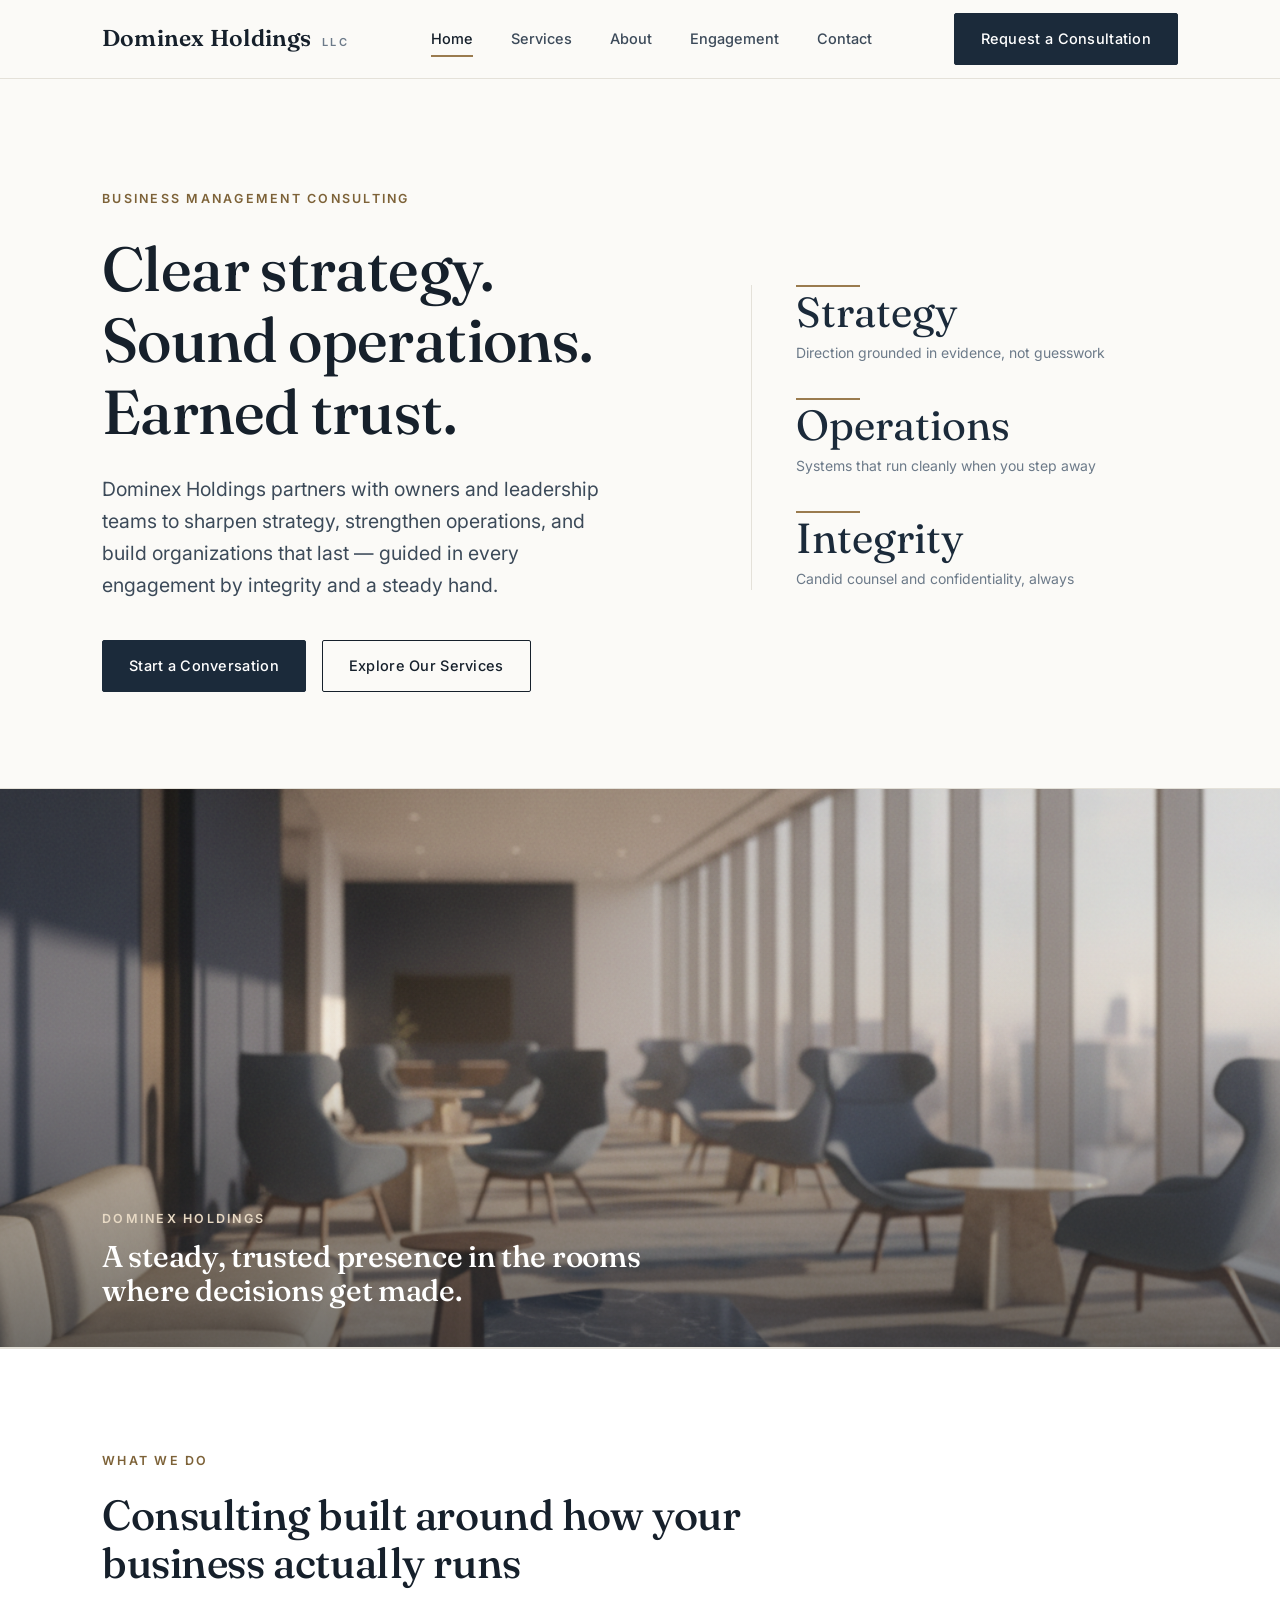
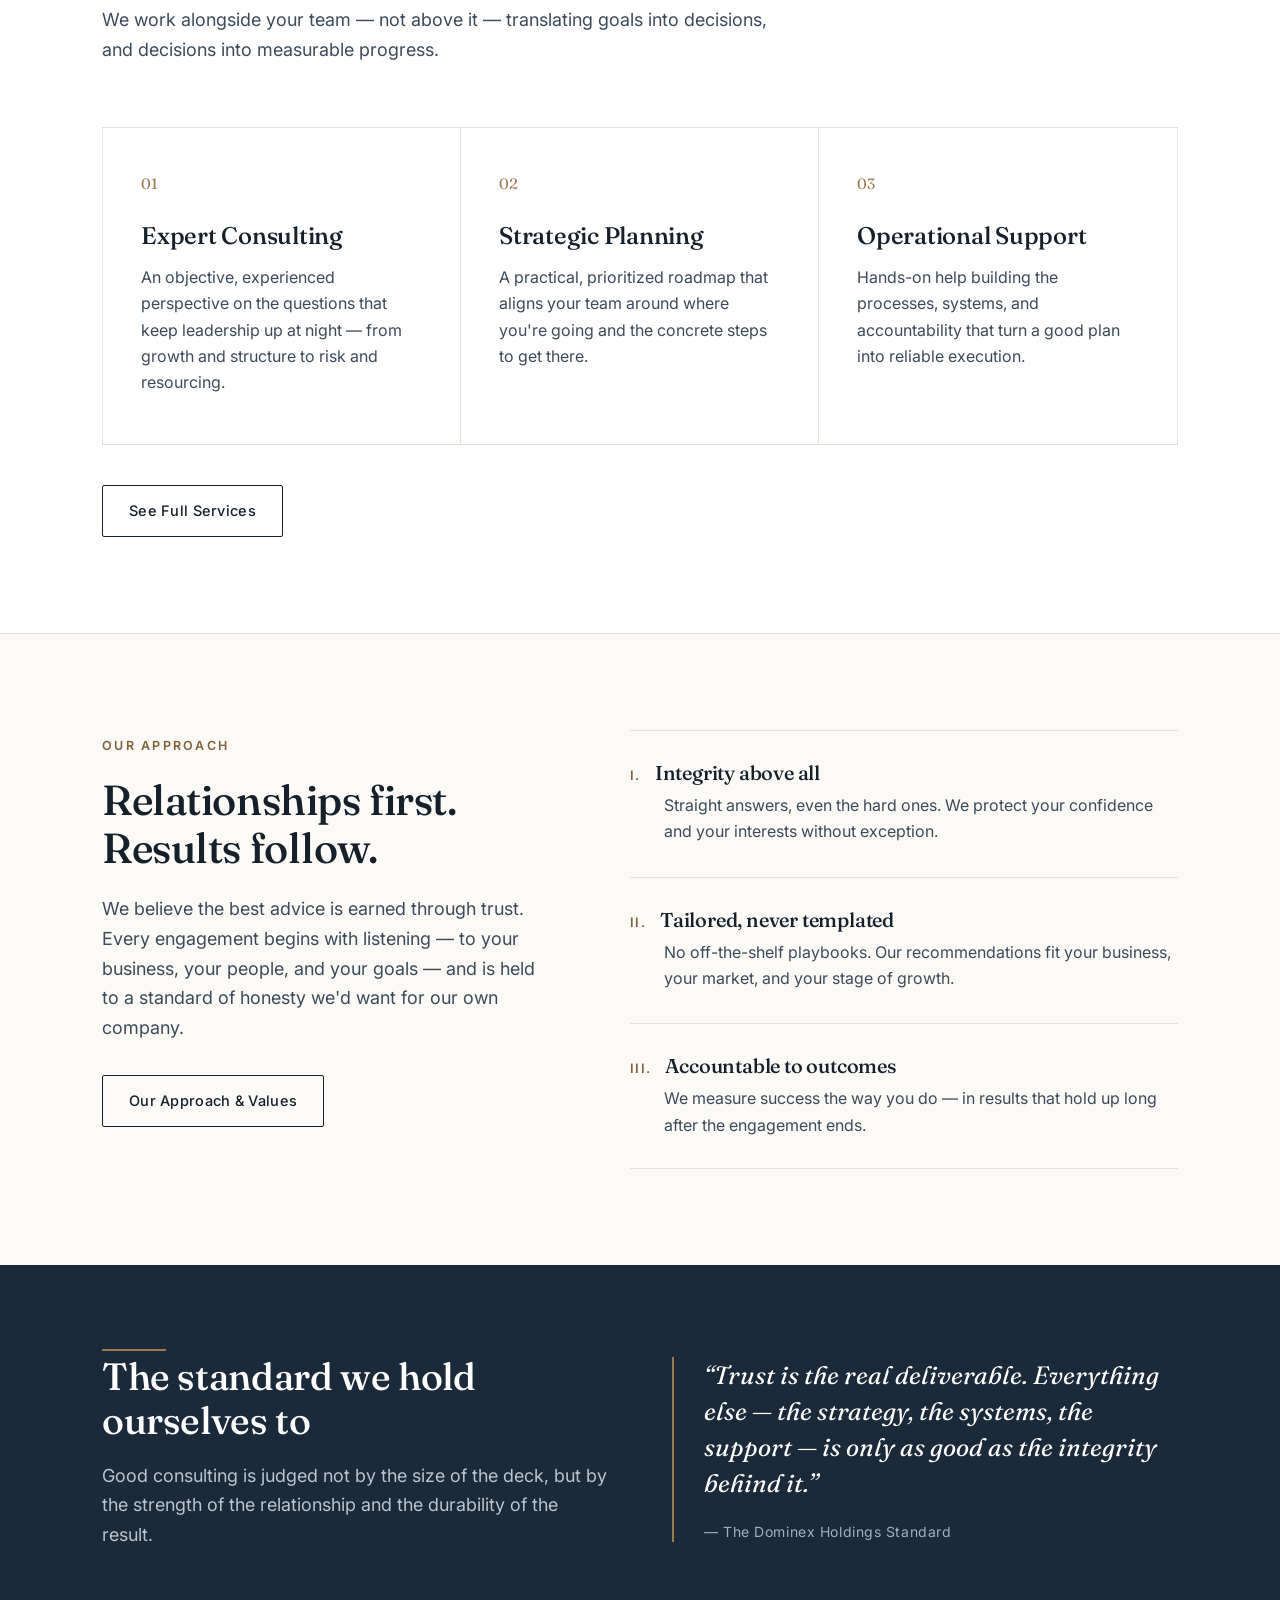
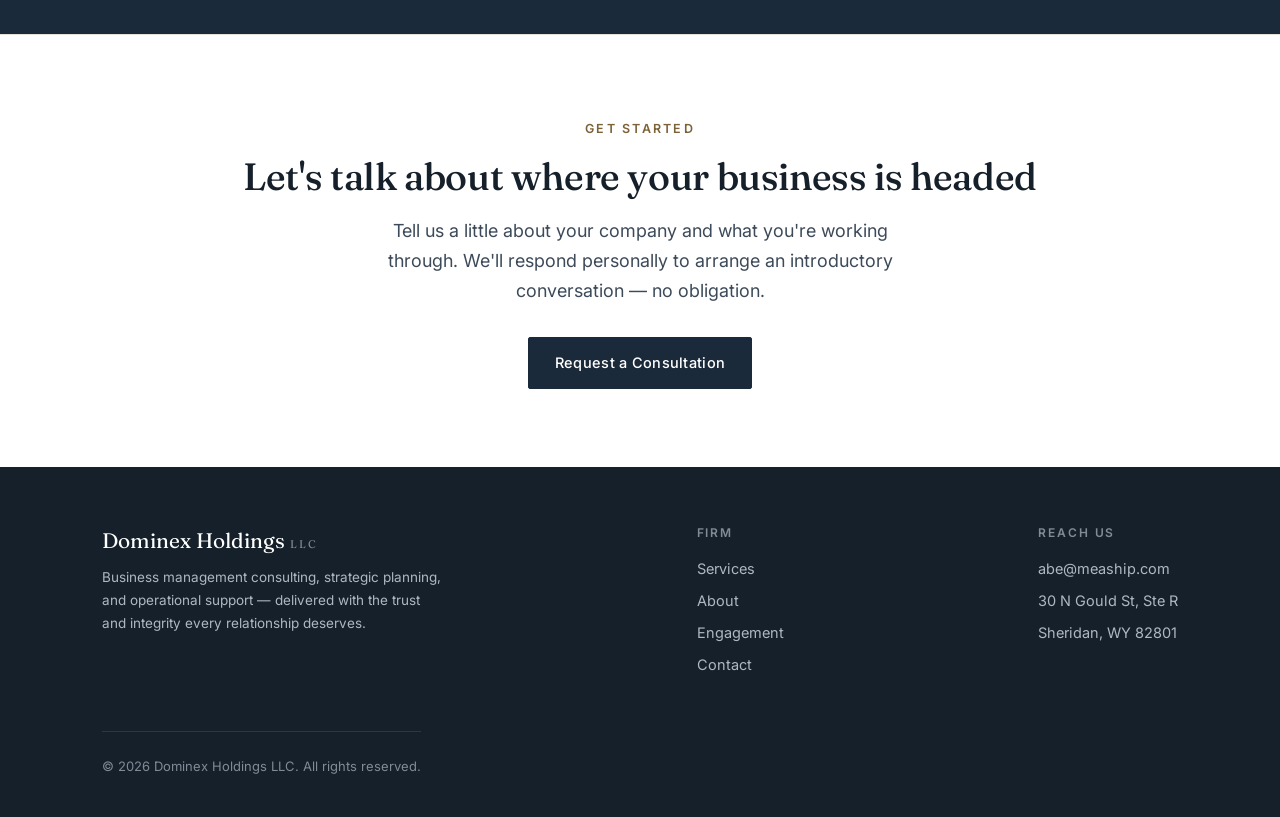
<file: index.html>
<!DOCTYPE html>
<html lang="en">
<head>
<meta charset="UTF-8" />
<meta name="viewport" content="width=device-width, initial-scale=1.0" />
<title>Dominex Holdings LLC — Business Management Consulting</title>
<meta name="description" content="Dominex Holdings LLC provides expert business management consulting, strategic planning, and operational support — built on a foundation of trust and integrity." />
<meta property="og:type" content="website" />
<meta property="og:site_name" content="Dominex Holdings LLC" />
<meta property="og:title" content="Dominex Holdings LLC — Business Management Consulting" />
<meta property="og:description" content="Dominex Holdings LLC provides expert business management consulting, strategic planning, and operational support — built on a foundation of trust and integrity." />
<meta property="og:url" content="https://dominex-holdings.vercel.app/" />
<meta property="og:image" content="https://dominex-holdings.vercel.app/og.jpg" />
<meta property="og:image:width" content="1200" />
<meta property="og:image:height" content="630" />
<meta name="twitter:card" content="summary_large_image" />
<meta name="twitter:title" content="Dominex Holdings LLC — Business Management Consulting" />
<meta name="twitter:description" content="Dominex Holdings LLC provides expert business management consulting, strategic planning, and operational support — built on a foundation of trust and integrity." />
<meta name="twitter:image" content="https://dominex-holdings.vercel.app/og.jpg" />
<link rel="canonical" href="https://dominex-holdings.vercel.app/" />
<link rel="preconnect" href="https://fonts.googleapis.com" />
<link rel="preconnect" href="https://fonts.gstatic.com" crossorigin />
<link href="https://fonts.googleapis.com/css2?family=Fraunces:opsz,wght@9..144,400;9..144,500;9..144,600&family=Inter:wght@400;500;600&display=swap" rel="stylesheet" />
<link rel="icon" type="image/svg+xml" href="favicon.svg" />
<link rel="stylesheet" href="styles.css" />
</head>
<body>

<header>
  <div class="wrap nav">
    <a href="index.html" class="brand">
      <span class="mark">Dominex Holdings</span>
      <span class="llc">LLC</span>
    </a>
    <nav class="links">
      <a href="index.html" class="active">Home</a>
      <a href="services.html">Services</a>
      <a href="about.html">About</a>
      <a href="process.html">Engagement</a>
      <a href="contact.html">Contact</a>
    </nav>
    <a href="contact.html" class="btn">Request a Consultation</a>
    <button class="menu-toggle" aria-label="Menu">☰</button>
  </div>
</header>

<!-- HERO -->
<section class="hero">
  <div class="wrap">
    <div>
      <span class="eyebrow">Business Management Consulting</span>
      <h1>Clear strategy.<br />Sound operations.<br />Earned trust.</h1>
      <p class="lead">Dominex Holdings partners with owners and leadership teams to sharpen strategy, strengthen operations, and build organizations that last — guided in every engagement by integrity and a steady hand.</p>
      <div class="hero-cta">
        <a href="contact.html" class="btn">Start a Conversation</a>
        <a href="services.html" class="btn ghost">Explore Our Services</a>
      </div>
    </div>
    <aside class="hero-aside">
      <div class="stat">
        <div class="rule"></div>
        <div class="num">Strategy</div>
        <div class="lbl">Direction grounded in evidence, not guesswork</div>
      </div>
      <div class="stat">
        <div class="rule"></div>
        <div class="num">Operations</div>
        <div class="lbl">Systems that run cleanly when you step away</div>
      </div>
      <div class="stat">
        <div class="rule"></div>
        <div class="num">Integrity</div>
        <div class="lbl">Candid counsel and confidentiality, always</div>
      </div>
    </aside>
  </div>
</section>

<!-- IMAGE BAND -->
<div class="imgband tint">
  <img src="hero.jpg" alt="The interior of a calm, modern advisory office" />
  <div class="caption">
    <div class="wrap">
      <span class="eyebrow">Dominex Holdings</span>
      <h3>A steady, trusted presence in the rooms where decisions get made.</h3>
    </div>
  </div>
</div>

<!-- SERVICES TEASER -->
<section class="bg-white">
  <div class="wrap">
    <div class="section-head">
      <span class="eyebrow">What We Do</span>
      <h2>Consulting built around how your business actually runs</h2>
      <p>We work alongside your team — not above it — translating goals into decisions, and decisions into measurable progress.</p>
    </div>
  </div>
  <div class="wrap">
    <div class="grid3" style="border:1px solid var(--line)">
      <div class="svc">
        <div class="ix">01</div>
        <h3>Expert Consulting</h3>
        <p>An objective, experienced perspective on the questions that keep leadership up at night — from growth and structure to risk and resourcing.</p>
      </div>
      <div class="svc">
        <div class="ix">02</div>
        <h3>Strategic Planning</h3>
        <p>A practical, prioritized roadmap that aligns your team around where you're going and the concrete steps to get there.</p>
      </div>
      <div class="svc">
        <div class="ix">03</div>
        <h3>Operational Support</h3>
        <p>Hands-on help building the processes, systems, and accountability that turn a good plan into reliable execution.</p>
      </div>
    </div>
    <div style="margin-top:40px"><a href="services.html" class="btn ghost">See Full Services</a></div>
  </div>
</section>

<!-- APPROACH TEASER -->
<section>
  <div class="wrap split">
    <div>
      <span class="eyebrow">Our Approach</span>
      <h2 style="font-size:42px;margin:18px 0 22px">Relationships first.<br />Results follow.</h2>
      <p style="font-size:18px;color:var(--ink-soft)">We believe the best advice is earned through trust. Every engagement begins with listening — to your business, your people, and your goals — and is held to a standard of honesty we'd want for our own company.</p>
      <a href="about.html" class="btn ghost" style="margin-top:32px">Our Approach &amp; Values</a>
    </div>
    <div class="values">
      <div class="value">
        <h4><span class="vix">I.</span> Integrity above all</h4>
        <p>Straight answers, even the hard ones. We protect your confidence and your interests without exception.</p>
      </div>
      <div class="value">
        <h4><span class="vix">II.</span> Tailored, never templated</h4>
        <p>No off-the-shelf playbooks. Our recommendations fit your business, your market, and your stage of growth.</p>
      </div>
      <div class="value">
        <h4><span class="vix">III.</span> Accountable to outcomes</h4>
        <p>We measure success the way you do — in results that hold up long after the engagement ends.</p>
      </div>
    </div>
  </div>
</section>

<!-- STRIP -->
<div class="strip">
  <div class="wrap">
    <div>
      <div class="rule"></div>
      <h2>The standard we hold ourselves to</h2>
      <p>Good consulting is judged not by the size of the deck, but by the strength of the relationship and the durability of the result.</p>
    </div>
    <blockquote>
      “Trust is the real deliverable. Everything else — the strategy, the systems, the support — is only as good as the integrity behind it.”
      <cite>— The Dominex Holdings Standard</cite>
    </blockquote>
  </div>
</div>

<!-- CTA -->
<div class="cta-band">
  <div class="wrap">
    <span class="eyebrow">Get Started</span>
    <h2 style="margin-top:14px">Let's talk about where your business is headed</h2>
    <p>Tell us a little about your company and what you're working through. We'll respond personally to arrange an introductory conversation — no obligation.</p>
    <a href="contact.html" class="btn">Request a Consultation</a>
  </div>
</div>

<footer>
  <div class="wrap">
    <div>
      <div class="mark">Dominex Holdings <span style="font-size:11px;letter-spacing:.2em;color:#7f8b97">LLC</span></div>
      <p class="fnote">Business management consulting, strategic planning, and operational support — delivered with the trust and integrity every relationship deserves.</p>
    </div>
    <div class="fcol">
      <h5>Firm</h5>
      <a href="services.html">Services</a>
      <a href="about.html">About</a>
      <a href="process.html">Engagement</a>
      <a href="contact.html">Contact</a>
    </div>
    <div class="fcol">
      <h5>Reach Us</h5>
      <a href="mailto:abe@meaship.com">abe@meaship.com</a>
      <p>30 N Gould St, Ste R</p>
      <p>Sheridan, WY 82801</p>
    </div>
  </div>
  <div class="wrap">
    <div class="legal">© <span id="yr"></span> Dominex Holdings LLC. All rights reserved.</div>
  </div>
</footer>

<script src="nav.js"></script>
</body>
</html>
</file>
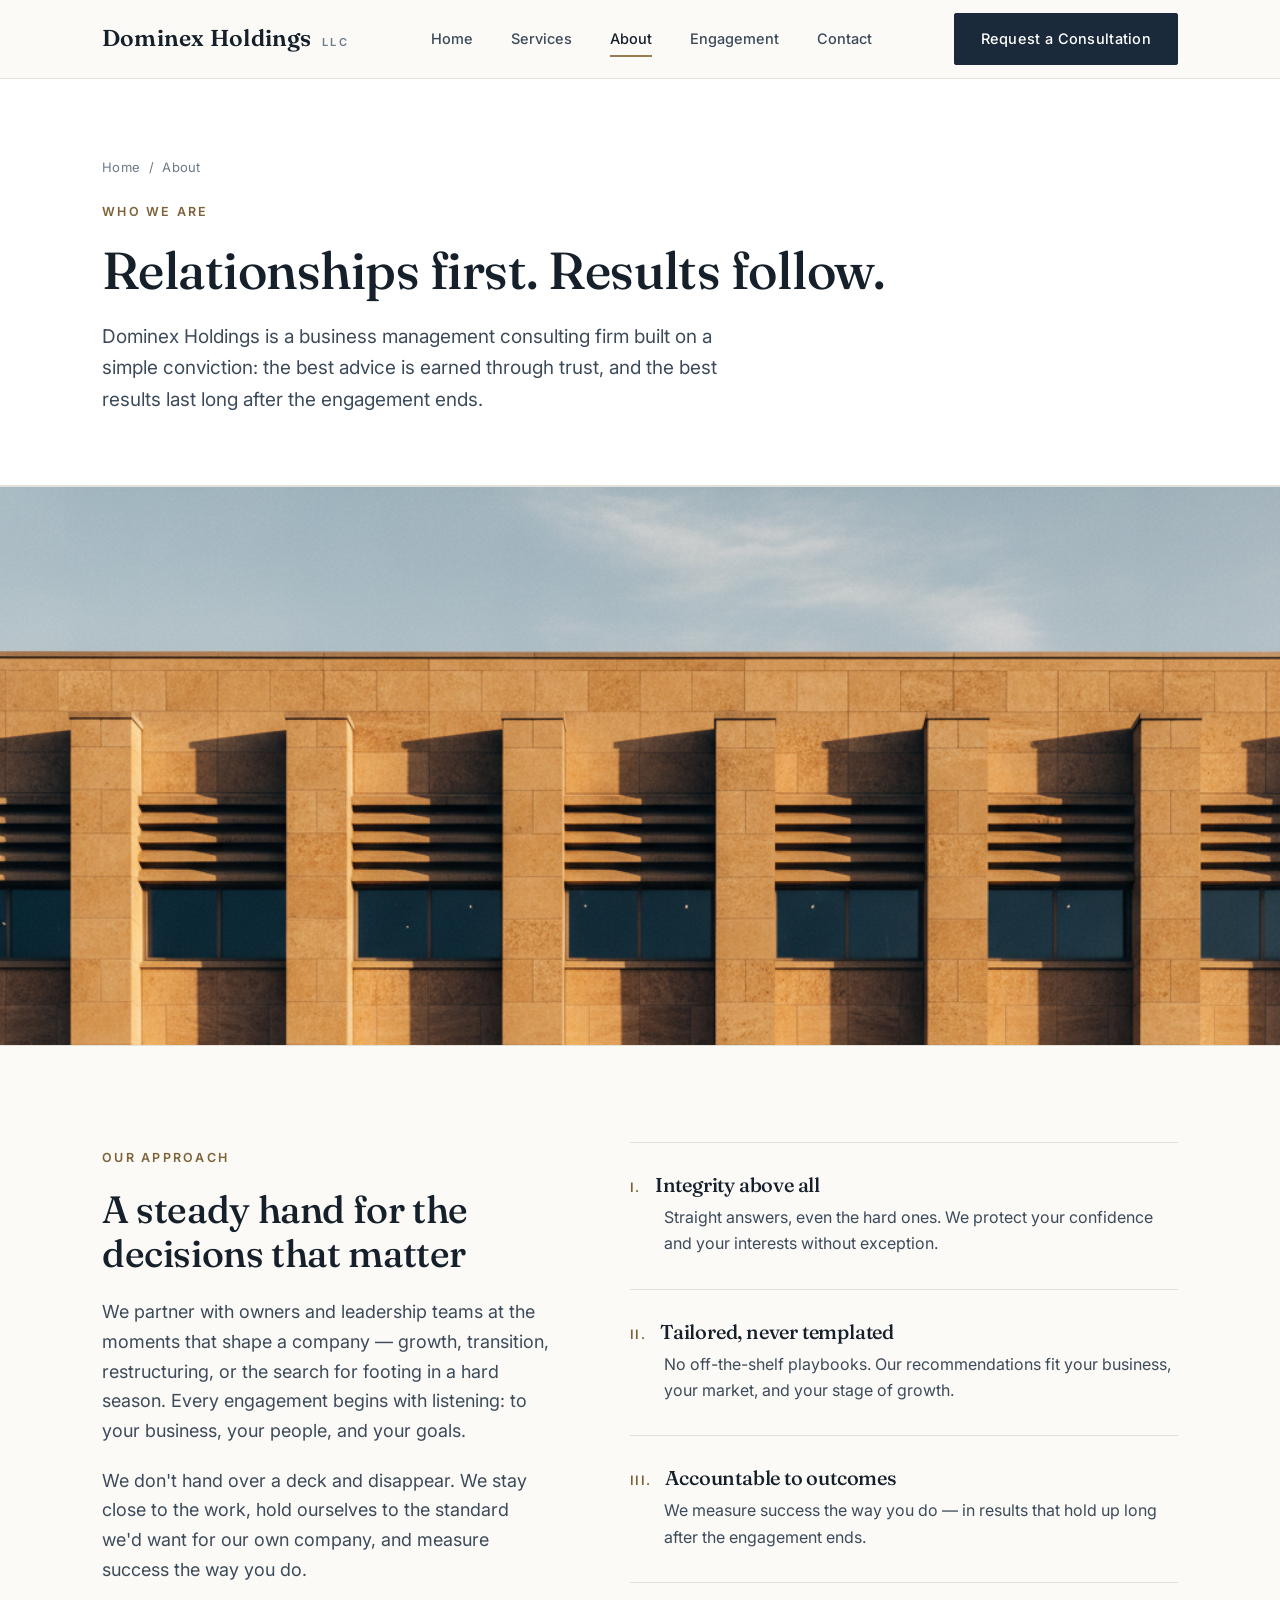
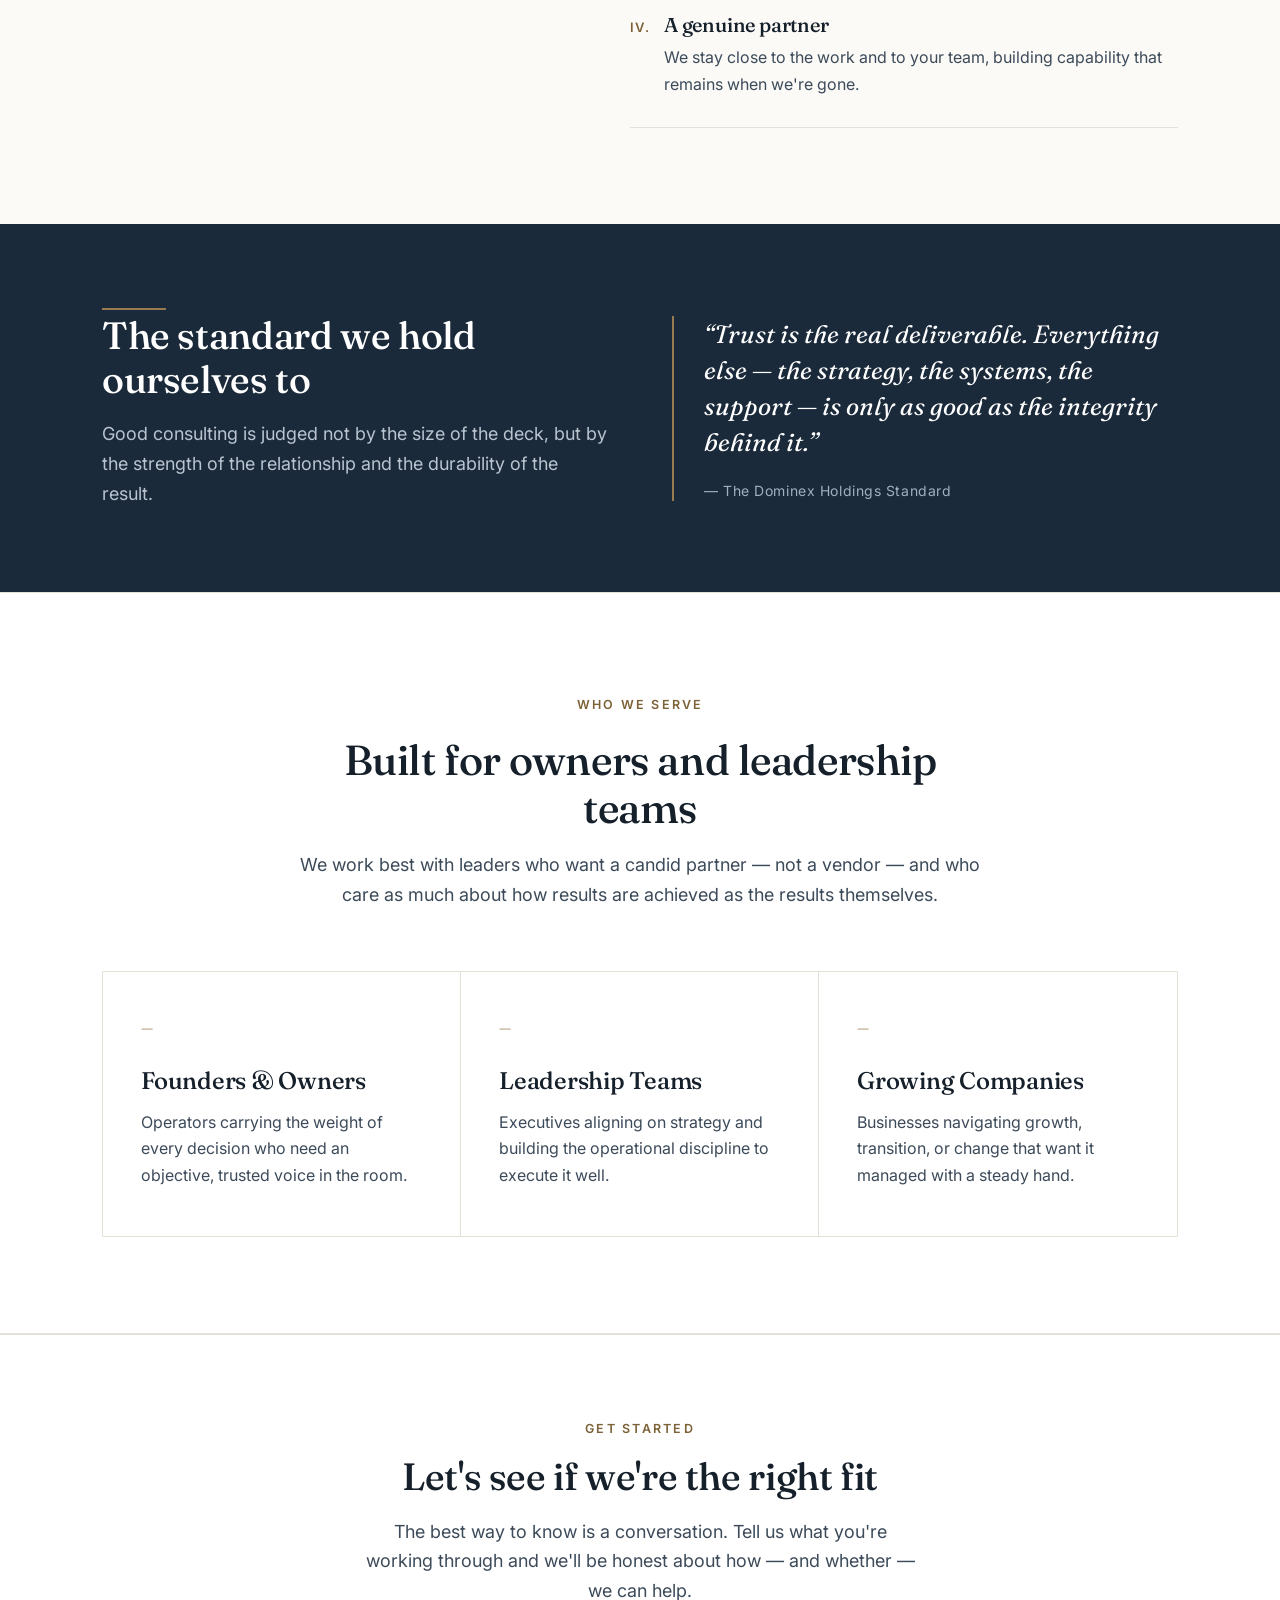
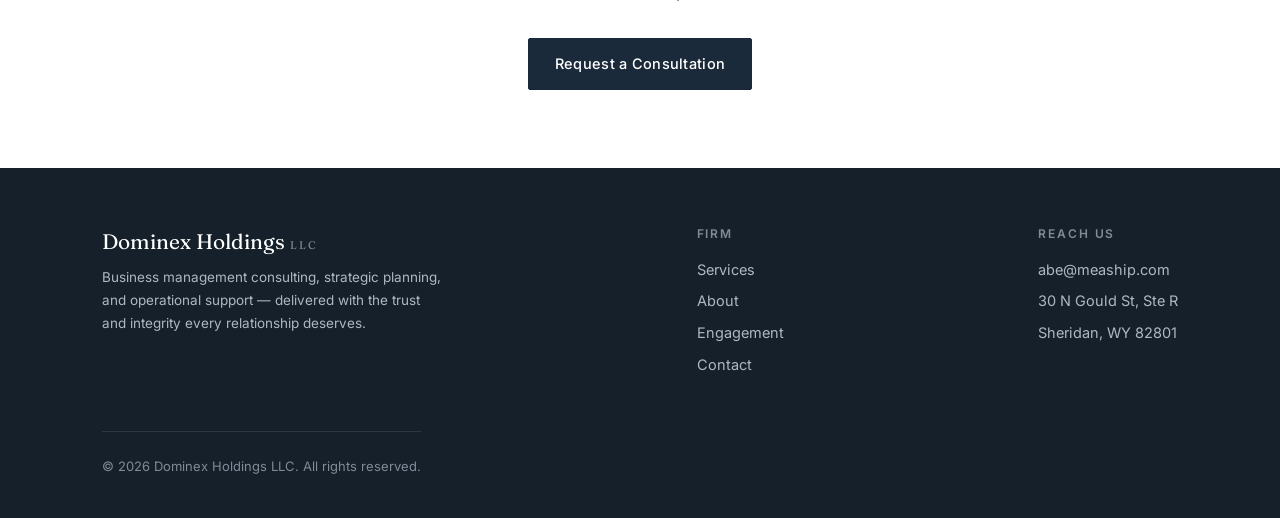
<file: about.html>
<!DOCTYPE html>
<html lang="en">
<head>
<meta charset="UTF-8" />
<meta name="viewport" content="width=device-width, initial-scale=1.0" />
<title>About — Dominex Holdings LLC</title>
<meta name="description" content="Our approach to business consulting: relationships first, results that last, and integrity in every engagement." />
<meta property="og:type" content="website" />
<meta property="og:site_name" content="Dominex Holdings LLC" />
<meta property="og:title" content="About — Dominex Holdings LLC" />
<meta property="og:description" content="Our approach to business consulting: relationships first, results that last, and integrity in every engagement." />
<meta property="og:url" content="https://dominex-holdings.vercel.app/about.html" />
<meta property="og:image" content="https://dominex-holdings.vercel.app/og.jpg" />
<meta property="og:image:width" content="1200" />
<meta property="og:image:height" content="630" />
<meta name="twitter:card" content="summary_large_image" />
<meta name="twitter:title" content="About — Dominex Holdings LLC" />
<meta name="twitter:description" content="Our approach to business consulting: relationships first, results that last, and integrity in every engagement." />
<meta name="twitter:image" content="https://dominex-holdings.vercel.app/og.jpg" />
<link rel="canonical" href="https://dominex-holdings.vercel.app/about.html" />
<link rel="preconnect" href="https://fonts.googleapis.com" />
<link rel="preconnect" href="https://fonts.gstatic.com" crossorigin />
<link href="https://fonts.googleapis.com/css2?family=Fraunces:opsz,wght@9..144,400;9..144,500;9..144,600&family=Inter:wght@400;500;600&display=swap" rel="stylesheet" />
<link rel="icon" type="image/svg+xml" href="favicon.svg" />
<link rel="stylesheet" href="styles.css" />
</head>
<body>

<header>
  <div class="wrap nav">
    <a href="index.html" class="brand">
      <span class="mark">Dominex Holdings</span>
      <span class="llc">LLC</span>
    </a>
    <nav class="links">
      <a href="index.html">Home</a>
      <a href="services.html">Services</a>
      <a href="about.html" class="active">About</a>
      <a href="process.html">Engagement</a>
      <a href="contact.html">Contact</a>
    </nav>
    <a href="contact.html" class="btn">Request a Consultation</a>
    <button class="menu-toggle" aria-label="Menu">☰</button>
  </div>
</header>

<div class="banner">
  <div class="wrap">
    <div class="crumb"><a href="index.html">Home</a> &nbsp;/&nbsp; About</div>
    <span class="eyebrow">Who We Are</span>
    <h1>Relationships first. Results follow.</h1>
    <p>Dominex Holdings is a business management consulting firm built on a simple conviction: the best advice is earned through trust, and the best results last long after the engagement ends.</p>
  </div>
</div>

<div class="imgband">
  <img src="accent.jpg" alt="Modern architectural facade in warm stone and deep shadow" />
</div>

<section>
  <div class="wrap split">
    <div>
      <span class="eyebrow">Our Approach</span>
      <h2 style="font-size:38px;margin:18px 0 22px">A steady hand for the decisions that matter</h2>
      <p style="font-size:18px;color:var(--ink-soft)">We partner with owners and leadership teams at the moments that shape a company — growth, transition, restructuring, or the search for footing in a hard season. Every engagement begins with listening: to your business, your people, and your goals.</p>
      <p style="font-size:18px;color:var(--ink-soft);margin-top:20px">We don't hand over a deck and disappear. We stay close to the work, hold ourselves to the standard we'd want for our own company, and measure success the way you do.</p>
    </div>
    <div class="values">
      <div class="value">
        <h4><span class="vix">I.</span> Integrity above all</h4>
        <p>Straight answers, even the hard ones. We protect your confidence and your interests without exception.</p>
      </div>
      <div class="value">
        <h4><span class="vix">II.</span> Tailored, never templated</h4>
        <p>No off-the-shelf playbooks. Our recommendations fit your business, your market, and your stage of growth.</p>
      </div>
      <div class="value">
        <h4><span class="vix">III.</span> Accountable to outcomes</h4>
        <p>We measure success the way you do — in results that hold up long after the engagement ends.</p>
      </div>
      <div class="value">
        <h4><span class="vix">IV.</span> A genuine partner</h4>
        <p>We stay close to the work and to your team, building capability that remains when we're gone.</p>
      </div>
    </div>
  </div>
</section>

<div class="strip">
  <div class="wrap">
    <div>
      <div class="rule"></div>
      <h2>The standard we hold ourselves to</h2>
      <p>Good consulting is judged not by the size of the deck, but by the strength of the relationship and the durability of the result.</p>
    </div>
    <blockquote>
      “Trust is the real deliverable. Everything else — the strategy, the systems, the support — is only as good as the integrity behind it.”
      <cite>— The Dominex Holdings Standard</cite>
    </blockquote>
  </div>
</div>

<section class="bg-white">
  <div class="wrap">
    <div class="section-head center">
      <span class="eyebrow">Who We Serve</span>
      <h2>Built for owners and leadership teams</h2>
      <p>We work best with leaders who want a candid partner — not a vendor — and who care as much about how results are achieved as the results themselves.</p>
    </div>
    <div class="grid3" style="border:1px solid var(--line)">
      <div class="svc">
        <div class="ix">—</div>
        <h3>Founders &amp; Owners</h3>
        <p>Operators carrying the weight of every decision who need an objective, trusted voice in the room.</p>
      </div>
      <div class="svc">
        <div class="ix">—</div>
        <h3>Leadership Teams</h3>
        <p>Executives aligning on strategy and building the operational discipline to execute it well.</p>
      </div>
      <div class="svc">
        <div class="ix">—</div>
        <h3>Growing Companies</h3>
        <p>Businesses navigating growth, transition, or change that want it managed with a steady hand.</p>
      </div>
    </div>
  </div>
</section>

<div class="cta-band">
  <div class="wrap">
    <span class="eyebrow">Get Started</span>
    <h2 style="margin-top:14px">Let's see if we're the right fit</h2>
    <p>The best way to know is a conversation. Tell us what you're working through and we'll be honest about how — and whether — we can help.</p>
    <a href="contact.html" class="btn">Request a Consultation</a>
  </div>
</div>

<footer>
  <div class="wrap">
    <div>
      <div class="mark">Dominex Holdings <span style="font-size:11px;letter-spacing:.2em;color:#7f8b97">LLC</span></div>
      <p class="fnote">Business management consulting, strategic planning, and operational support — delivered with the trust and integrity every relationship deserves.</p>
    </div>
    <div class="fcol">
      <h5>Firm</h5>
      <a href="services.html">Services</a>
      <a href="about.html">About</a>
      <a href="process.html">Engagement</a>
      <a href="contact.html">Contact</a>
    </div>
    <div class="fcol">
      <h5>Reach Us</h5>
      <a href="mailto:abe@meaship.com">abe@meaship.com</a>
      <p>30 N Gould St, Ste R</p>
      <p>Sheridan, WY 82801</p>
    </div>
  </div>
  <div class="wrap">
    <div class="legal">© <span id="yr"></span> Dominex Holdings LLC. All rights reserved.</div>
  </div>
</footer>

<script src="nav.js"></script>
</body>
</html>
</file>
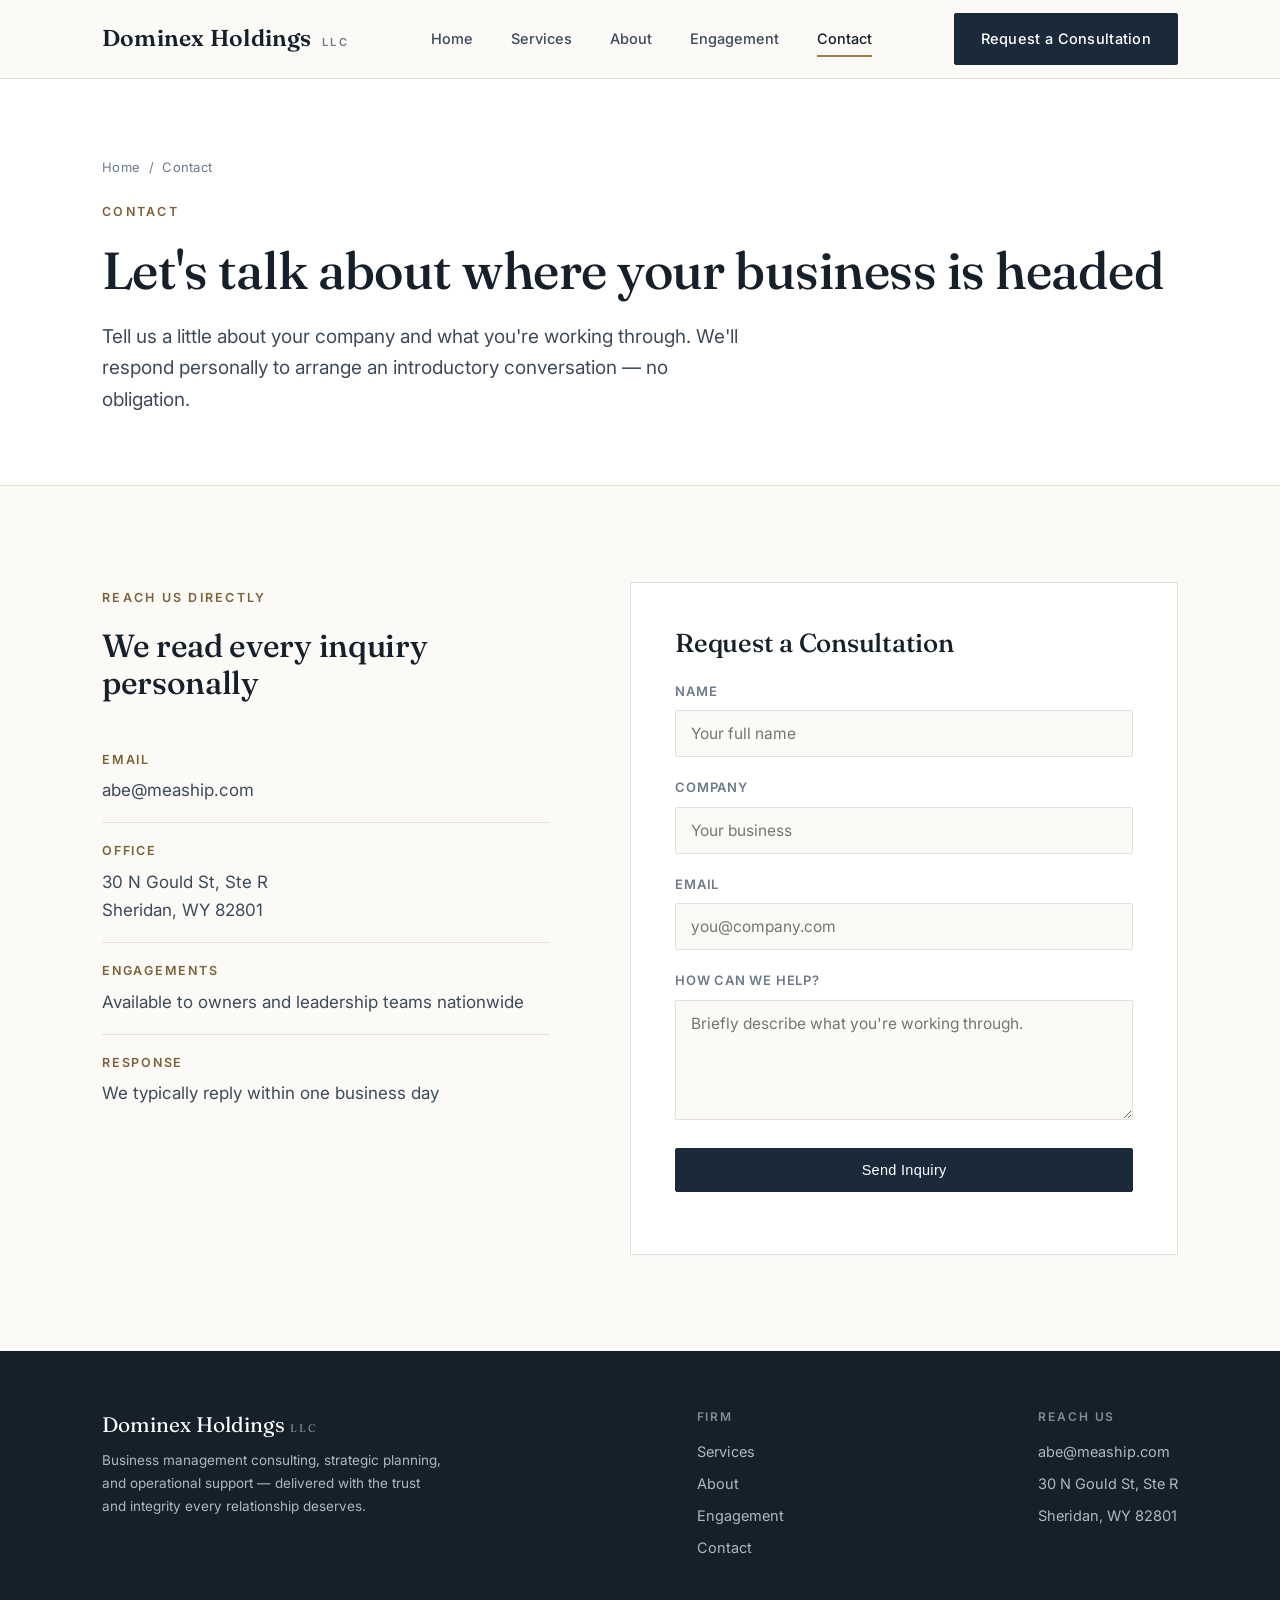
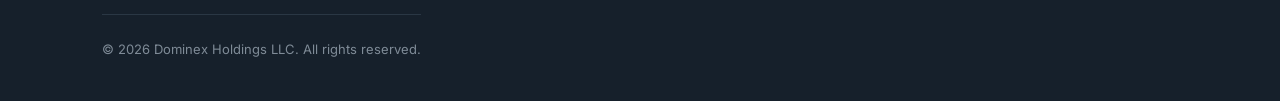
<file: contact.html>
<!DOCTYPE html>
<html lang="en">
<head>
<meta charset="UTF-8" />
<meta name="viewport" content="width=device-width, initial-scale=1.0" />
<title>Contact — Dominex Holdings LLC</title>
<meta name="description" content="Request a consultation with Dominex Holdings LLC. Email abe@meaship.com or use the form to arrange an introductory conversation." />
<meta property="og:type" content="website" />
<meta property="og:site_name" content="Dominex Holdings LLC" />
<meta property="og:title" content="Contact — Dominex Holdings LLC" />
<meta property="og:description" content="Request a consultation with Dominex Holdings LLC. Email abe@meaship.com or use the form to arrange an introductory conversation." />
<meta property="og:url" content="https://dominex-holdings.vercel.app/contact.html" />
<meta property="og:image" content="https://dominex-holdings.vercel.app/og.jpg" />
<meta property="og:image:width" content="1200" />
<meta property="og:image:height" content="630" />
<meta name="twitter:card" content="summary_large_image" />
<meta name="twitter:title" content="Contact — Dominex Holdings LLC" />
<meta name="twitter:description" content="Request a consultation with Dominex Holdings LLC. Email abe@meaship.com or use the form to arrange an introductory conversation." />
<meta name="twitter:image" content="https://dominex-holdings.vercel.app/og.jpg" />
<link rel="canonical" href="https://dominex-holdings.vercel.app/contact.html" />
<link rel="preconnect" href="https://fonts.googleapis.com" />
<link rel="preconnect" href="https://fonts.gstatic.com" crossorigin />
<link href="https://fonts.googleapis.com/css2?family=Fraunces:opsz,wght@9..144,400;9..144,500;9..144,600&family=Inter:wght@400;500;600&display=swap" rel="stylesheet" />
<link rel="icon" type="image/svg+xml" href="favicon.svg" />
<link rel="stylesheet" href="styles.css" />
</head>
<body>

<header>
  <div class="wrap nav">
    <a href="index.html" class="brand">
      <span class="mark">Dominex Holdings</span>
      <span class="llc">LLC</span>
    </a>
    <nav class="links">
      <a href="index.html">Home</a>
      <a href="services.html">Services</a>
      <a href="about.html">About</a>
      <a href="process.html">Engagement</a>
      <a href="contact.html" class="active">Contact</a>
    </nav>
    <a href="contact.html" class="btn">Request a Consultation</a>
    <button class="menu-toggle" aria-label="Menu">☰</button>
  </div>
</header>

<div class="banner">
  <div class="wrap">
    <div class="crumb"><a href="index.html">Home</a> &nbsp;/&nbsp; Contact</div>
    <span class="eyebrow">Contact</span>
    <h1>Let's talk about where your business is headed</h1>
    <p>Tell us a little about your company and what you're working through. We'll respond personally to arrange an introductory conversation — no obligation.</p>
  </div>
</div>

<section>
  <div class="wrap split">
    <div>
      <span class="eyebrow">Reach Us Directly</span>
      <h2 style="font-size:32px;margin:18px 0 30px">We read every inquiry personally</h2>
      <div class="detail">
        <div class="k">Email</div>
        <div class="v"><a href="mailto:abe@meaship.com">abe@meaship.com</a></div>
      </div>
      <div class="detail">
        <div class="k">Office</div>
        <div class="v">30 N Gould St, Ste R<br />Sheridan, WY 82801</div>
      </div>
      <div class="detail">
        <div class="k">Engagements</div>
        <div class="v">Available to owners and leadership teams nationwide</div>
      </div>
      <div class="detail">
        <div class="k">Response</div>
        <div class="v">We typically reply within one business day</div>
      </div>
    </div>

    <div class="contact-card">
      <h3>Request a Consultation</h3>
      <form id="contactForm" novalidate>
        <label class="field">
          <span>Name</span>
          <input type="text" name="name" placeholder="Your full name" required />
        </label>
        <label class="field">
          <span>Company</span>
          <input type="text" name="company" placeholder="Your business" />
        </label>
        <label class="field">
          <span>Email</span>
          <input type="email" name="email" placeholder="you@company.com" required />
        </label>
        <label class="field">
          <span>How can we help?</span>
          <textarea name="message" placeholder="Briefly describe what you're working through." required></textarea>
        </label>
        <button type="submit" class="btn" id="submitBtn" style="width:100%">Send Inquiry</button>
        <p id="formStatus" class="form-status" role="status" aria-live="polite"></p>
      </form>
    </div>
  </div>
</section>

<footer>
  <div class="wrap">
    <div>
      <div class="mark">Dominex Holdings <span style="font-size:11px;letter-spacing:.2em;color:#7f8b97">LLC</span></div>
      <p class="fnote">Business management consulting, strategic planning, and operational support — delivered with the trust and integrity every relationship deserves.</p>
    </div>
    <div class="fcol">
      <h5>Firm</h5>
      <a href="services.html">Services</a>
      <a href="about.html">About</a>
      <a href="process.html">Engagement</a>
      <a href="contact.html">Contact</a>
    </div>
    <div class="fcol">
      <h5>Reach Us</h5>
      <a href="mailto:abe@meaship.com">abe@meaship.com</a>
      <p>30 N Gould St, Ste R</p>
      <p>Sheridan, WY 82801</p>
    </div>
  </div>
  <div class="wrap">
    <div class="legal">© <span id="yr"></span> Dominex Holdings LLC. All rights reserved.</div>
  </div>
</footer>

<script src="nav.js"></script>
<script>
(function(){
  var form = document.getElementById('contactForm');
  if(!form) return;
  var btn = document.getElementById('submitBtn');
  var status = document.getElementById('formStatus');
  form.addEventListener('submit', async function(e){
    e.preventDefault();
    status.className = 'form-status';
    status.textContent = '';
    var data = {
      name: form.name.value.trim(),
      company: form.company.value.trim(),
      email: form.email.value.trim(),
      message: form.message.value.trim()
    };
    if(!data.name || !data.email || !data.message){
      status.classList.add('err'); status.textContent = 'Please complete name, email, and message.'; return;
    }
    btn.disabled = true; var label = btn.textContent; btn.textContent = 'Sending…';
    try{
      var res = await fetch('/api/contact', {
        method:'POST', headers:{'Content-Type':'application/json'}, body: JSON.stringify(data)
      });
      var out = await res.json().catch(function(){return {};});
      if(res.ok){
        form.reset();
        status.classList.add('ok');
        status.textContent = 'Thank you — your message is on its way. We’ll be in touch shortly.';
      } else {
        status.classList.add('err');
        status.textContent = out.error || 'Something went wrong. Please email abe@meaship.com directly.';
      }
    }catch(err){
      status.classList.add('err');
      status.textContent = 'Network error. Please email abe@meaship.com directly.';
    }finally{
      btn.disabled = false; btn.textContent = label;
    }
  });
})();
</script>
</body>
</html>
</file>
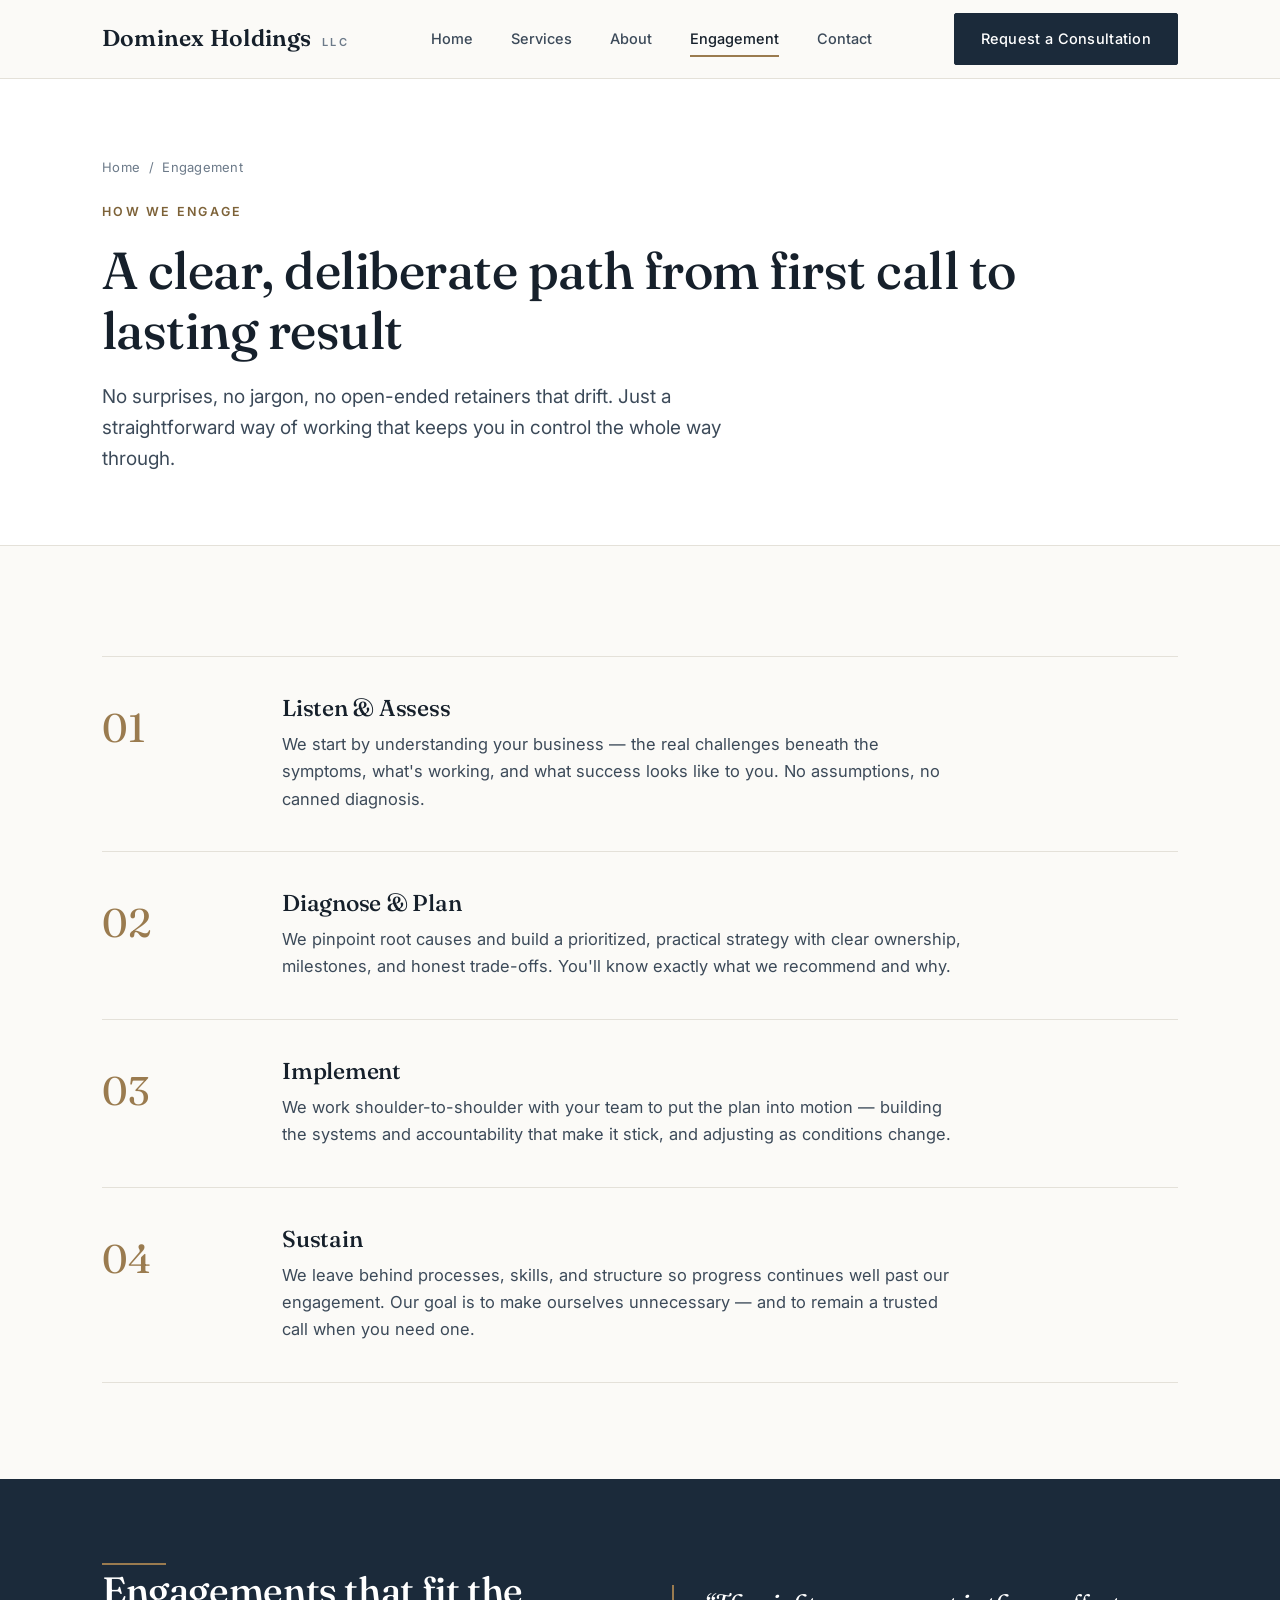
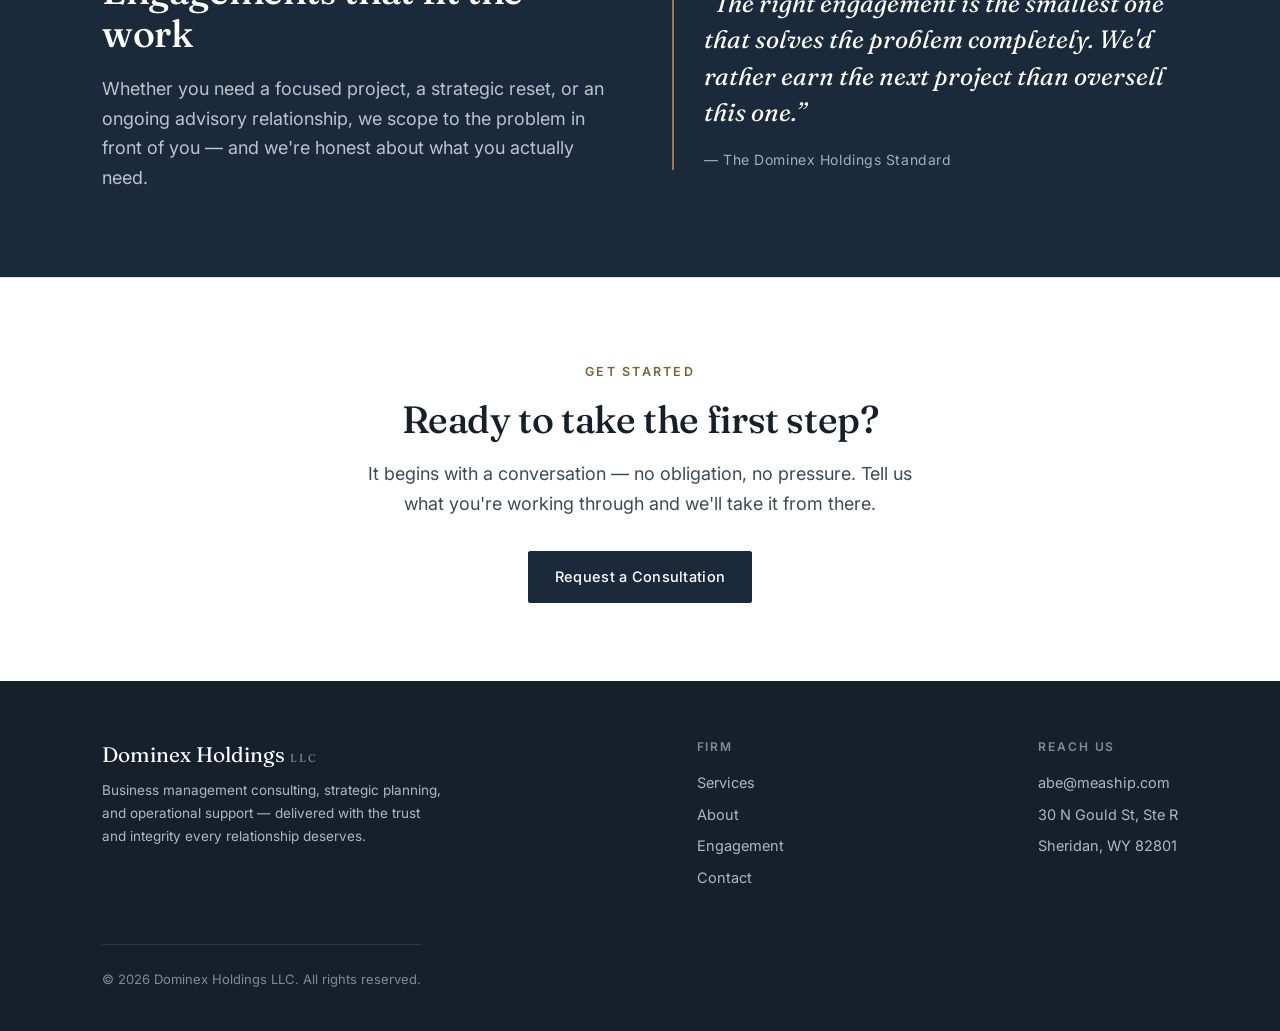
<file: process.html>
<!DOCTYPE html>
<html lang="en">
<head>
<meta charset="UTF-8" />
<meta name="viewport" content="width=device-width, initial-scale=1.0" />
<title>Engagement — Dominex Holdings LLC</title>
<meta name="description" content="How we engage: a clear, deliberate path from first conversation to lasting result." />
<meta property="og:type" content="website" />
<meta property="og:site_name" content="Dominex Holdings LLC" />
<meta property="og:title" content="Engagement — Dominex Holdings LLC" />
<meta property="og:description" content="How we engage: a clear, deliberate path from first conversation to lasting result." />
<meta property="og:url" content="https://dominex-holdings.vercel.app/process.html" />
<meta property="og:image" content="https://dominex-holdings.vercel.app/og.jpg" />
<meta property="og:image:width" content="1200" />
<meta property="og:image:height" content="630" />
<meta name="twitter:card" content="summary_large_image" />
<meta name="twitter:title" content="Engagement — Dominex Holdings LLC" />
<meta name="twitter:description" content="How we engage: a clear, deliberate path from first conversation to lasting result." />
<meta name="twitter:image" content="https://dominex-holdings.vercel.app/og.jpg" />
<link rel="canonical" href="https://dominex-holdings.vercel.app/process.html" />
<link rel="preconnect" href="https://fonts.googleapis.com" />
<link rel="preconnect" href="https://fonts.gstatic.com" crossorigin />
<link href="https://fonts.googleapis.com/css2?family=Fraunces:opsz,wght@9..144,400;9..144,500;9..144,600&family=Inter:wght@400;500;600&display=swap" rel="stylesheet" />
<link rel="icon" type="image/svg+xml" href="favicon.svg" />
<link rel="stylesheet" href="styles.css" />
</head>
<body>

<header>
  <div class="wrap nav">
    <a href="index.html" class="brand">
      <span class="mark">Dominex Holdings</span>
      <span class="llc">LLC</span>
    </a>
    <nav class="links">
      <a href="index.html">Home</a>
      <a href="services.html">Services</a>
      <a href="about.html">About</a>
      <a href="process.html" class="active">Engagement</a>
      <a href="contact.html">Contact</a>
    </nav>
    <a href="contact.html" class="btn">Request a Consultation</a>
    <button class="menu-toggle" aria-label="Menu">☰</button>
  </div>
</header>

<div class="banner">
  <div class="wrap">
    <div class="crumb"><a href="index.html">Home</a> &nbsp;/&nbsp; Engagement</div>
    <span class="eyebrow">How We Engage</span>
    <h1>A clear, deliberate path from first call to lasting result</h1>
    <p>No surprises, no jargon, no open-ended retainers that drift. Just a straightforward way of working that keeps you in control the whole way through.</p>
  </div>
</div>

<section>
  <div class="wrap">
    <div class="steps vert">
      <div class="step">
        <span class="n">01</span>
        <div>
          <h4>Listen &amp; Assess</h4>
          <p>We start by understanding your business — the real challenges beneath the symptoms, what's working, and what success looks like to you. No assumptions, no canned diagnosis.</p>
        </div>
      </div>
      <div class="step">
        <span class="n">02</span>
        <div>
          <h4>Diagnose &amp; Plan</h4>
          <p>We pinpoint root causes and build a prioritized, practical strategy with clear ownership, milestones, and honest trade-offs. You'll know exactly what we recommend and why.</p>
        </div>
      </div>
      <div class="step">
        <span class="n">03</span>
        <div>
          <h4>Implement</h4>
          <p>We work shoulder-to-shoulder with your team to put the plan into motion — building the systems and accountability that make it stick, and adjusting as conditions change.</p>
        </div>
      </div>
      <div class="step">
        <span class="n">04</span>
        <div>
          <h4>Sustain</h4>
          <p>We leave behind processes, skills, and structure so progress continues well past our engagement. Our goal is to make ourselves unnecessary — and to remain a trusted call when you need one.</p>
        </div>
      </div>
    </div>
  </div>
</section>

<div class="strip">
  <div class="wrap">
    <div>
      <div class="rule"></div>
      <h2>Engagements that fit the work</h2>
      <p>Whether you need a focused project, a strategic reset, or an ongoing advisory relationship, we scope to the problem in front of you — and we're honest about what you actually need.</p>
    </div>
    <blockquote>
      “The right engagement is the smallest one that solves the problem completely. We'd rather earn the next project than oversell this one.”
      <cite>— The Dominex Holdings Standard</cite>
    </blockquote>
  </div>
</div>

<div class="cta-band">
  <div class="wrap">
    <span class="eyebrow">Get Started</span>
    <h2 style="margin-top:14px">Ready to take the first step?</h2>
    <p>It begins with a conversation — no obligation, no pressure. Tell us what you're working through and we'll take it from there.</p>
    <a href="contact.html" class="btn">Request a Consultation</a>
  </div>
</div>

<footer>
  <div class="wrap">
    <div>
      <div class="mark">Dominex Holdings <span style="font-size:11px;letter-spacing:.2em;color:#7f8b97">LLC</span></div>
      <p class="fnote">Business management consulting, strategic planning, and operational support — delivered with the trust and integrity every relationship deserves.</p>
    </div>
    <div class="fcol">
      <h5>Firm</h5>
      <a href="services.html">Services</a>
      <a href="about.html">About</a>
      <a href="process.html">Engagement</a>
      <a href="contact.html">Contact</a>
    </div>
    <div class="fcol">
      <h5>Reach Us</h5>
      <a href="mailto:abe@meaship.com">abe@meaship.com</a>
      <p>30 N Gould St, Ste R</p>
      <p>Sheridan, WY 82801</p>
    </div>
  </div>
  <div class="wrap">
    <div class="legal">© <span id="yr"></span> Dominex Holdings LLC. All rights reserved.</div>
  </div>
</footer>

<script src="nav.js"></script>
</body>
</html>
</file>
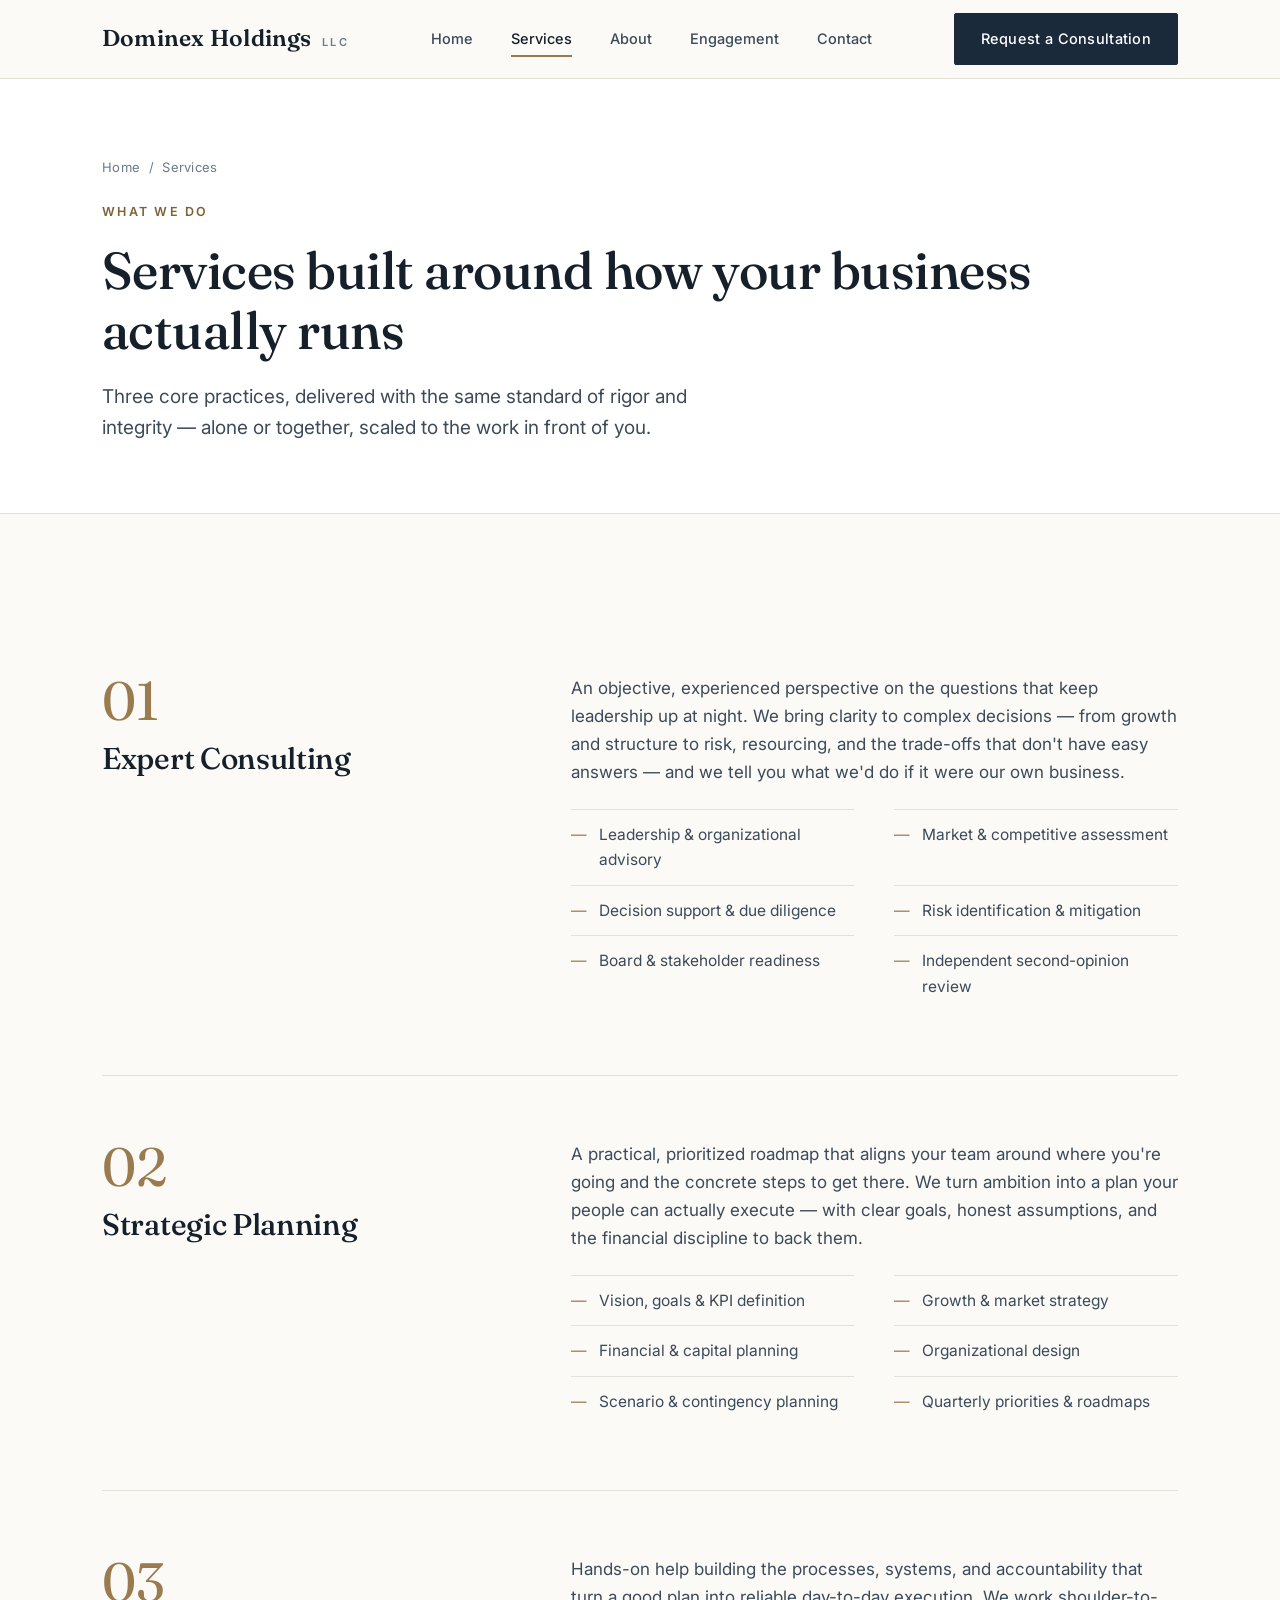
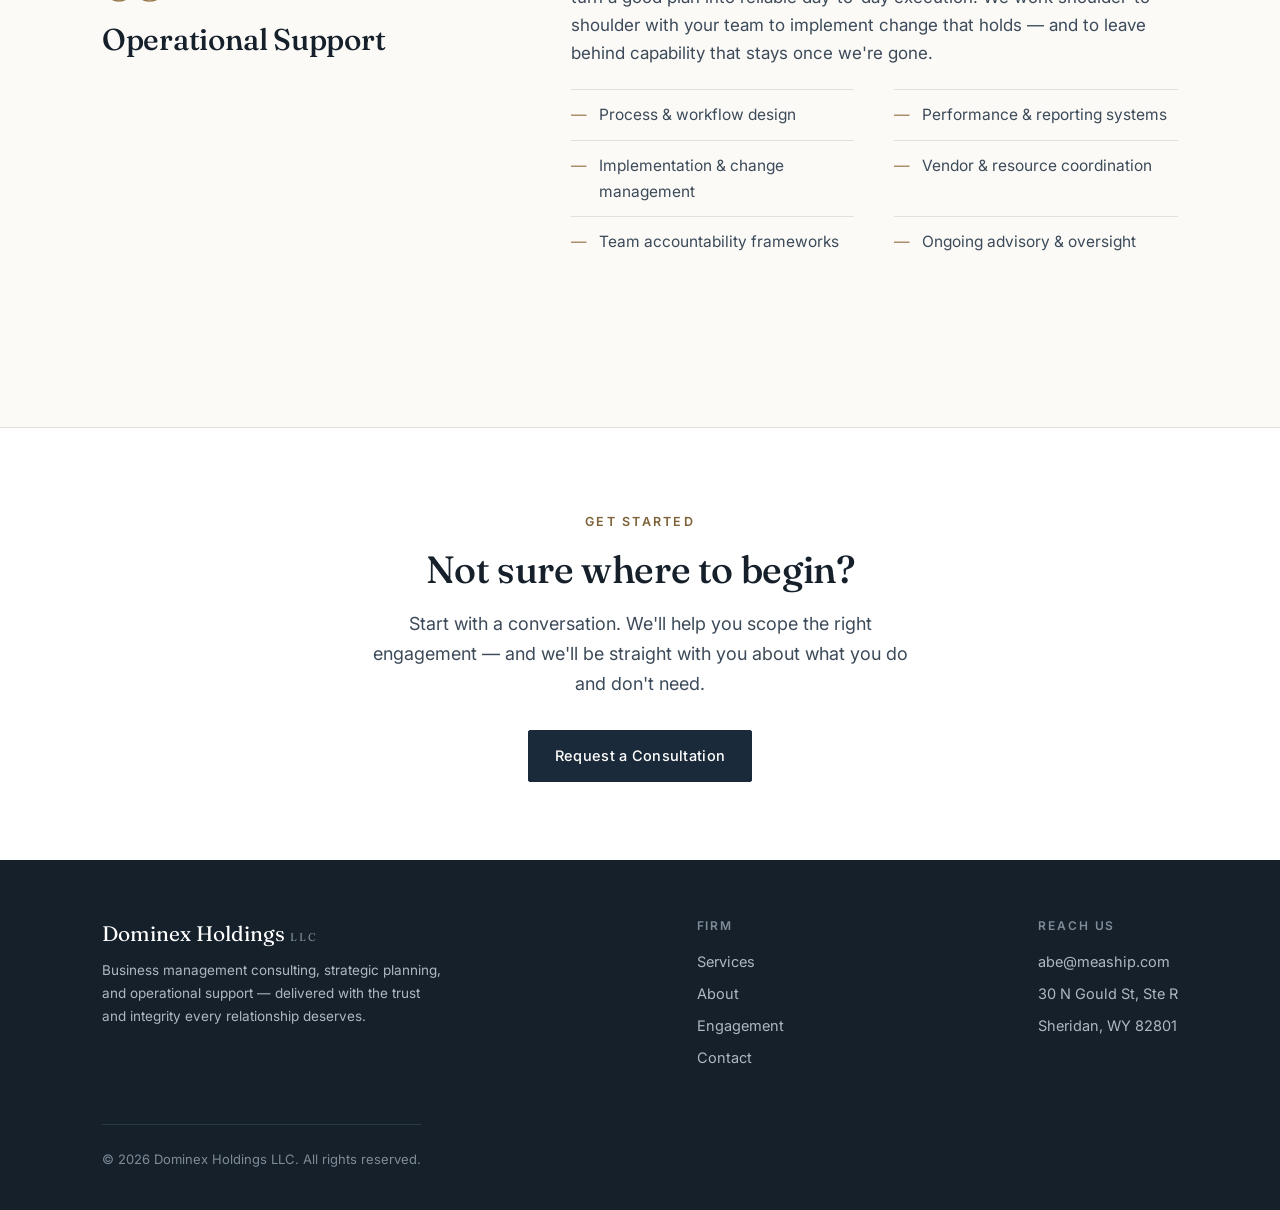
<file: services.html>
<!DOCTYPE html>
<html lang="en">
<head>
<meta charset="UTF-8" />
<meta name="viewport" content="width=device-width, initial-scale=1.0" />
<title>Services — Dominex Holdings LLC</title>
<meta name="description" content="Expert consulting, strategic planning, and operational support for owners and leadership teams — tailored to how your business actually runs." />
<meta property="og:type" content="website" />
<meta property="og:site_name" content="Dominex Holdings LLC" />
<meta property="og:title" content="Services — Dominex Holdings LLC" />
<meta property="og:description" content="Expert consulting, strategic planning, and operational support for owners and leadership teams — tailored to how your business actually runs." />
<meta property="og:url" content="https://dominex-holdings.vercel.app/services.html" />
<meta property="og:image" content="https://dominex-holdings.vercel.app/og.jpg" />
<meta property="og:image:width" content="1200" />
<meta property="og:image:height" content="630" />
<meta name="twitter:card" content="summary_large_image" />
<meta name="twitter:title" content="Services — Dominex Holdings LLC" />
<meta name="twitter:description" content="Expert consulting, strategic planning, and operational support for owners and leadership teams — tailored to how your business actually runs." />
<meta name="twitter:image" content="https://dominex-holdings.vercel.app/og.jpg" />
<link rel="canonical" href="https://dominex-holdings.vercel.app/services.html" />
<link rel="preconnect" href="https://fonts.googleapis.com" />
<link rel="preconnect" href="https://fonts.gstatic.com" crossorigin />
<link href="https://fonts.googleapis.com/css2?family=Fraunces:opsz,wght@9..144,400;9..144,500;9..144,600&family=Inter:wght@400;500;600&display=swap" rel="stylesheet" />
<link rel="icon" type="image/svg+xml" href="favicon.svg" />
<link rel="stylesheet" href="styles.css" />
</head>
<body>

<header>
  <div class="wrap nav">
    <a href="index.html" class="brand">
      <span class="mark">Dominex Holdings</span>
      <span class="llc">LLC</span>
    </a>
    <nav class="links">
      <a href="index.html">Home</a>
      <a href="services.html" class="active">Services</a>
      <a href="about.html">About</a>
      <a href="process.html">Engagement</a>
      <a href="contact.html">Contact</a>
    </nav>
    <a href="contact.html" class="btn">Request a Consultation</a>
    <button class="menu-toggle" aria-label="Menu">☰</button>
  </div>
</header>

<div class="banner">
  <div class="wrap">
    <div class="crumb"><a href="index.html">Home</a> &nbsp;/&nbsp; Services</div>
    <span class="eyebrow">What We Do</span>
    <h1>Services built around how your business actually runs</h1>
    <p>Three core practices, delivered with the same standard of rigor and integrity — alone or together, scaled to the work in front of you.</p>
  </div>
</div>

<section>
  <div class="wrap">

    <div class="svc-row">
      <div>
        <div class="ix">01</div>
        <h3>Expert Consulting</h3>
      </div>
      <div class="body">
        <p>An objective, experienced perspective on the questions that keep leadership up at night. We bring clarity to complex decisions — from growth and structure to risk, resourcing, and the trade-offs that don't have easy answers — and we tell you what we'd do if it were our own business.</p>
        <div class="deliverables">
          <div>Leadership &amp; organizational advisory</div>
          <div>Market &amp; competitive assessment</div>
          <div>Decision support &amp; due diligence</div>
          <div>Risk identification &amp; mitigation</div>
          <div>Board &amp; stakeholder readiness</div>
          <div>Independent second-opinion review</div>
        </div>
      </div>
    </div>

    <div class="svc-row">
      <div>
        <div class="ix">02</div>
        <h3>Strategic Planning</h3>
      </div>
      <div class="body">
        <p>A practical, prioritized roadmap that aligns your team around where you're going and the concrete steps to get there. We turn ambition into a plan your people can actually execute — with clear goals, honest assumptions, and the financial discipline to back them.</p>
        <div class="deliverables">
          <div>Vision, goals &amp; KPI definition</div>
          <div>Growth &amp; market strategy</div>
          <div>Financial &amp; capital planning</div>
          <div>Organizational design</div>
          <div>Scenario &amp; contingency planning</div>
          <div>Quarterly priorities &amp; roadmaps</div>
        </div>
      </div>
    </div>

    <div class="svc-row">
      <div>
        <div class="ix">03</div>
        <h3>Operational Support</h3>
      </div>
      <div class="body">
        <p>Hands-on help building the processes, systems, and accountability that turn a good plan into reliable day-to-day execution. We work shoulder-to-shoulder with your team to implement change that holds — and to leave behind capability that stays once we're gone.</p>
        <div class="deliverables">
          <div>Process &amp; workflow design</div>
          <div>Performance &amp; reporting systems</div>
          <div>Implementation &amp; change management</div>
          <div>Vendor &amp; resource coordination</div>
          <div>Team accountability frameworks</div>
          <div>Ongoing advisory &amp; oversight</div>
        </div>
      </div>
    </div>

  </div>
</section>

<div class="cta-band">
  <div class="wrap">
    <span class="eyebrow">Get Started</span>
    <h2 style="margin-top:14px">Not sure where to begin?</h2>
    <p>Start with a conversation. We'll help you scope the right engagement — and we'll be straight with you about what you do and don't need.</p>
    <a href="contact.html" class="btn">Request a Consultation</a>
  </div>
</div>

<footer>
  <div class="wrap">
    <div>
      <div class="mark">Dominex Holdings <span style="font-size:11px;letter-spacing:.2em;color:#7f8b97">LLC</span></div>
      <p class="fnote">Business management consulting, strategic planning, and operational support — delivered with the trust and integrity every relationship deserves.</p>
    </div>
    <div class="fcol">
      <h5>Firm</h5>
      <a href="services.html">Services</a>
      <a href="about.html">About</a>
      <a href="process.html">Engagement</a>
      <a href="contact.html">Contact</a>
    </div>
    <div class="fcol">
      <h5>Reach Us</h5>
      <a href="mailto:abe@meaship.com">abe@meaship.com</a>
      <p>30 N Gould St, Ste R</p>
      <p>Sheridan, WY 82801</p>
    </div>
  </div>
  <div class="wrap">
    <div class="legal">© <span id="yr"></span> Dominex Holdings LLC. All rights reserved.</div>
  </div>
</footer>

<script src="nav.js"></script>
</body>
</html>
</file>
<file: styles.css>
:root{
  --ink:#16202b;
  --ink-soft:#3c4a59;
  --muted:#6c7a89;
  --line:#e4e1d9;
  --paper:#fbfaf7;
  --paper-2:#f4f1ea;
  --navy:#1b2a3a;
  --accent:#9a7b4f;
  --accent-deep:#7d6238;
  --white:#ffffff;
}
*{box-sizing:border-box;margin:0;padding:0}
html{scroll-behavior:smooth}
body{
  font-family:'Inter',-apple-system,BlinkMacSystemFont,sans-serif;
  color:var(--ink);
  background:var(--paper);
  line-height:1.65;
  font-size:17px;
  -webkit-font-smoothing:antialiased;
}
h1,h2,h3,h4{font-family:'Fraunces',Georgia,serif;font-weight:500;line-height:1.15;letter-spacing:-.01em;color:var(--ink)}
a{color:inherit;text-decoration:none}
img{max-width:100%;display:block}
.wrap{max-width:1140px;margin:0 auto;padding:0 32px}
.eyebrow{
  font-family:'Inter',sans-serif;font-size:12.5px;font-weight:600;
  letter-spacing:.18em;text-transform:uppercase;color:var(--accent-deep);
}

/* Header */
header{
  position:sticky;top:0;z-index:50;
  background:rgba(251,250,247,.88);
  backdrop-filter:saturate(180%) blur(12px);
  border-bottom:1px solid var(--line);
}
.nav{display:flex;align-items:center;justify-content:space-between;height:78px}
.brand{display:flex;align-items:baseline;gap:10px}
.brand .mark{font-family:'Fraunces',serif;font-size:23px;font-weight:600;letter-spacing:.01em;color:var(--ink)}
.brand .llc{font-size:11px;letter-spacing:.22em;text-transform:uppercase;color:var(--muted);font-weight:600}
nav.links{display:flex;gap:38px;align-items:center}
nav.links a{font-size:14.5px;color:var(--ink-soft);font-weight:500;transition:color .2s;position:relative}
nav.links a:hover{color:var(--accent-deep)}
nav.links a.active{color:var(--ink)}
nav.links a.active::after{content:"";position:absolute;left:0;right:0;bottom:-6px;height:2px;background:var(--accent)}
.btn{
  display:inline-block;background:var(--navy);color:var(--white);
  padding:13px 26px;border-radius:2px;font-size:14.5px;font-weight:500;
  letter-spacing:.02em;transition:background .25s;
  border:1px solid var(--navy);cursor:pointer;
}
.btn:hover{background:#0f1c29}
.btn.ghost{background:transparent;color:var(--ink);border:1px solid var(--ink)}
.btn.ghost:hover{background:var(--ink);color:var(--white)}
.menu-toggle{display:none;background:none;border:0;font-size:26px;color:var(--ink);cursor:pointer}

/* Page banner (inner pages) */
.banner{background:var(--white);border-bottom:1px solid var(--line);padding:78px 0 70px}
.banner .eyebrow{margin-bottom:18px;display:block}
.banner h1{font-size:52px;margin-bottom:20px}
.banner p{font-size:19px;color:var(--ink-soft);max-width:640px}
.crumb{font-size:13px;color:var(--muted);margin-bottom:24px;letter-spacing:.02em}
.crumb a:hover{color:var(--accent-deep)}

/* Hero (home) */
.hero{padding:104px 0 96px;position:relative;overflow:hidden}
.hero .wrap{display:grid;grid-template-columns:1.15fr .85fr;gap:72px;align-items:center}
.hero h1{font-size:62px;margin:22px 0 26px}
.hero p.lead{font-size:19.5px;color:var(--ink-soft);max-width:520px;margin-bottom:38px}
.hero-cta{display:flex;gap:16px;flex-wrap:wrap}
.hero-aside{border-left:1px solid var(--line);padding-left:44px}
.hero-aside .stat{margin-bottom:34px}
.hero-aside .stat:last-child{margin-bottom:0}
.hero-aside .num{font-family:'Fraunces',serif;font-size:42px;color:var(--navy);line-height:1}
.hero-aside .lbl{font-size:14px;color:var(--muted);margin-top:8px}
.rule{width:64px;height:2px;background:var(--accent);margin:0 0 4px}

/* Image bands */
.imgband{position:relative;width:100%;height:clamp(300px,44vw,560px);overflow:hidden;border-top:1px solid var(--line);border-bottom:1px solid var(--line)}
.imgband img{width:100%;height:100%;object-fit:cover;object-position:center;display:block}
.imgband.tint::after{content:"";position:absolute;inset:0;background:linear-gradient(to top,rgba(22,32,43,.55),rgba(22,32,43,.05) 55%)}
.imgband .caption{position:absolute;left:0;right:0;bottom:0;z-index:2}
.imgband .caption .wrap{padding-bottom:38px}
.imgband .caption .eyebrow{color:#e7d9c4;display:block;margin-bottom:10px}
.imgband .caption h3{color:#fff;font-size:30px;max-width:600px}
.figure{border:1px solid var(--line);overflow:hidden;background:var(--paper-2)}
.figure img{width:100%;display:block;aspect-ratio:4/3;object-fit:cover}

/* Sections */
section{padding:96px 0}
.section-head{max-width:680px;margin-bottom:62px}
.section-head h2{font-size:42px;margin:18px 0 18px}
.section-head p{font-size:18px;color:var(--ink-soft)}
.center{margin-left:auto;margin-right:auto;text-align:center}

/* Services */
.bg-white{background:var(--white);border-top:1px solid var(--line);border-bottom:1px solid var(--line)}
.grid3{display:grid;grid-template-columns:repeat(3,1fr);gap:0}
.svc{padding:44px 38px 48px;border-right:1px solid var(--line);transition:background .3s}
.svc:last-child{border-right:0}
.svc:hover{background:var(--paper)}
.svc .ix{font-family:'Fraunces',serif;font-size:15px;color:var(--accent);margin-bottom:26px}
.svc h3{font-size:24px;margin-bottom:14px}
.svc p{font-size:16px;color:var(--ink-soft)}
.svc ul{list-style:none;margin-top:20px}
.svc li{font-size:14.5px;color:var(--muted);padding:7px 0;border-top:1px solid var(--line)}

/* Detailed service blocks */
.svc-row{display:grid;grid-template-columns:.8fr 1.2fr;gap:64px;align-items:start;padding:64px 0;border-top:1px solid var(--line)}
.svc-row:first-of-type{border-top:0}
.svc-row .ix{font-family:'Fraunces',serif;font-size:54px;color:var(--accent);line-height:1}
.svc-row h3{font-size:30px;margin:14px 0 0}
.svc-row .body p{font-size:17px;color:var(--ink-soft);margin-bottom:22px;max-width:640px}
.svc-row .deliverables{display:grid;grid-template-columns:1fr 1fr;gap:0 40px}
.svc-row .deliverables div{font-size:15.5px;color:var(--ink-soft);padding:12px 0;border-top:1px solid var(--line);display:flex;gap:12px}
.svc-row .deliverables div::before{content:"—";color:var(--accent)}

/* Approach / values */
.split{display:grid;grid-template-columns:.9fr 1.1fr;gap:80px;align-items:start}
.values{display:grid;gap:2px}
.value{padding:30px 0;border-top:1px solid var(--line)}
.value:last-child{border-bottom:1px solid var(--line)}
.value h4{font-size:20px;margin-bottom:8px;display:flex;align-items:baseline;gap:14px}
.value h4 .vix{font-family:'Inter',sans-serif;font-size:13px;font-weight:600;color:var(--accent-deep);letter-spacing:.1em}
.value p{font-size:16px;color:var(--ink-soft);padding-left:34px}

/* Strip */
.strip{background:var(--navy);color:#eef1f4}
.strip .wrap{padding:84px 32px;display:grid;grid-template-columns:1fr 1fr;gap:64px;align-items:center}
.strip h2{color:#fff;font-size:38px}
.strip p{color:#b9c4d0;font-size:18px;margin-top:18px}
.strip .rule{background:var(--accent)}
.strip blockquote{
  font-family:'Fraunces',serif;font-size:25px;line-height:1.45;color:#fff;font-style:italic;
  border-left:2px solid var(--accent);padding-left:30px;
}
.strip cite{display:block;font-family:'Inter',sans-serif;font-style:normal;font-size:14px;color:#9fb0bf;margin-top:20px;letter-spacing:.04em}

/* Process */
.bg-2{background:var(--paper-2)}
.steps{display:grid;grid-template-columns:repeat(4,1fr);gap:34px;margin-top:14px}
.step .n{font-family:'Fraunces',serif;font-size:17px;color:var(--accent);border-top:2px solid var(--accent);padding-top:18px;display:inline-block;width:100%}
.step h4{font-size:19px;margin:14px 0 10px}
.step p{font-size:15px;color:var(--ink-soft)}
.steps.vert{grid-template-columns:1fr;gap:0}
.steps.vert .step{display:grid;grid-template-columns:140px 1fr;gap:40px;padding:38px 0;border-top:1px solid var(--line);margin:0}
.steps.vert .step:last-child{border-bottom:1px solid var(--line)}
.steps.vert .step .n{border-top:0;padding-top:0;font-size:40px}
.steps.vert .step h4{margin-top:0;font-size:23px}
.steps.vert .step p{font-size:16.5px;max-width:680px}

/* CTA band */
.cta-band{background:var(--white);border-top:1px solid var(--line)}
.cta-band .wrap{padding:78px 32px;text-align:center}
.cta-band h2{font-size:38px;margin-bottom:18px}
.cta-band p{font-size:18px;color:var(--ink-soft);max-width:560px;margin:0 auto 32px}

/* Contact */
.contact-card{background:var(--white);border:1px solid var(--line);padding:46px 44px}
.contact-card h3{font-size:26px;margin-bottom:22px}
.field{display:block;margin-bottom:20px}
.field label,.field>span{display:block;font-size:13px;font-weight:600;letter-spacing:.06em;text-transform:uppercase;color:var(--muted);margin-bottom:8px}
.field input,.field textarea{
  width:100%;padding:13px 15px;border:1px solid var(--line);background:var(--paper);
  font-family:inherit;font-size:15.5px;color:var(--ink);border-radius:2px;transition:border-color .2s;
}
.field input:focus,.field textarea:focus{outline:none;border-color:var(--accent)}
.field textarea{resize:vertical;min-height:120px}
.form-status{font-size:14.5px;margin-top:16px;padding:0}
.form-status.ok{color:#2f5d3a;background:#eef5ef;border:1px solid #cfe2d4;padding:12px 14px;border-radius:2px}
.form-status.err{color:#8a2b2b;background:#f7eeee;border:1px solid #e6cccc;padding:12px 14px;border-radius:2px}
#submitBtn:disabled{opacity:.6;cursor:default}
.detail{padding:18px 0;border-top:1px solid var(--line)}
.detail:first-of-type{border-top:0}
.detail .k{font-size:12.5px;letter-spacing:.14em;text-transform:uppercase;color:var(--accent-deep);font-weight:600;margin-bottom:6px}
.detail .v{font-size:17px;color:var(--ink-soft)}
.detail .v a:hover{color:var(--accent-deep)}

/* Footer */
footer{background:var(--ink);color:#aeb8c2;padding:56px 0 40px}
footer .wrap{display:flex;justify-content:space-between;align-items:flex-start;flex-wrap:wrap;gap:30px}
footer .mark{font-family:'Fraunces',serif;font-size:21px;color:#fff;margin-bottom:8px}
footer .fnote{font-size:13.5px;max-width:340px;line-height:1.7}
footer .fcol h5{font-size:12px;letter-spacing:.16em;text-transform:uppercase;color:#7f8b97;margin-bottom:14px;font-weight:600}
footer .fcol a,footer .fcol p{display:block;font-size:14.5px;color:#aeb8c2;margin-bottom:8px;transition:color .2s}
footer .fcol a:hover{color:#fff}
.legal{border-top:1px solid #2a3744;margin-top:46px;padding-top:24px;font-size:13px;color:#7f8b97}

@media(max-width:920px){
  .hero .wrap{grid-template-columns:1fr;gap:48px}
  .hero-aside{border-left:0;border-top:1px solid var(--line);padding-left:0;padding-top:36px;display:flex;gap:48px}
  .hero-aside .stat{margin-bottom:0}
  .grid3{grid-template-columns:1fr}
  .svc{border-right:0;border-bottom:1px solid var(--line)}
  .split,.strip .wrap{grid-template-columns:1fr;gap:46px}
  .steps{grid-template-columns:1fr 1fr}
  .svc-row{grid-template-columns:1fr;gap:20px;padding:48px 0}
  .svc-row .ix{font-size:42px}
}
@media(max-width:640px){
  body{font-size:16px}
  .wrap{padding:0 22px}
  .nav{height:66px}
  nav.links{display:none}
  .menu-toggle{display:block}
  header .btn{display:none}
  .brand .mark{font-size:20px}
  .hero{padding:60px 0 64px}
  .hero h1{font-size:39px}
  .hero p.lead{font-size:17.5px}
  .hero-cta{flex-direction:column;align-items:stretch}
  .hero-cta .btn{text-align:center}
  .banner{padding:52px 0 48px}
  .banner h1{font-size:36px}
  .banner p{font-size:17px}
  section{padding:64px 0}
  .section-head{margin-bottom:42px}
  .section-head h2,.strip h2,.cta-band h2{font-size:30px}
  .steps{grid-template-columns:1fr}
  .steps.vert .step{grid-template-columns:1fr;gap:8px}
  .svc{padding:34px 26px 38px}
  .svc-row .deliverables{grid-template-columns:1fr}
  .contact-card{padding:34px 26px}
  .hero-aside{flex-direction:column;gap:30px}
  .strip .wrap{padding:60px 22px}
  .strip blockquote{font-size:21px}
  footer .wrap{flex-direction:column;gap:26px}
}
</file>
